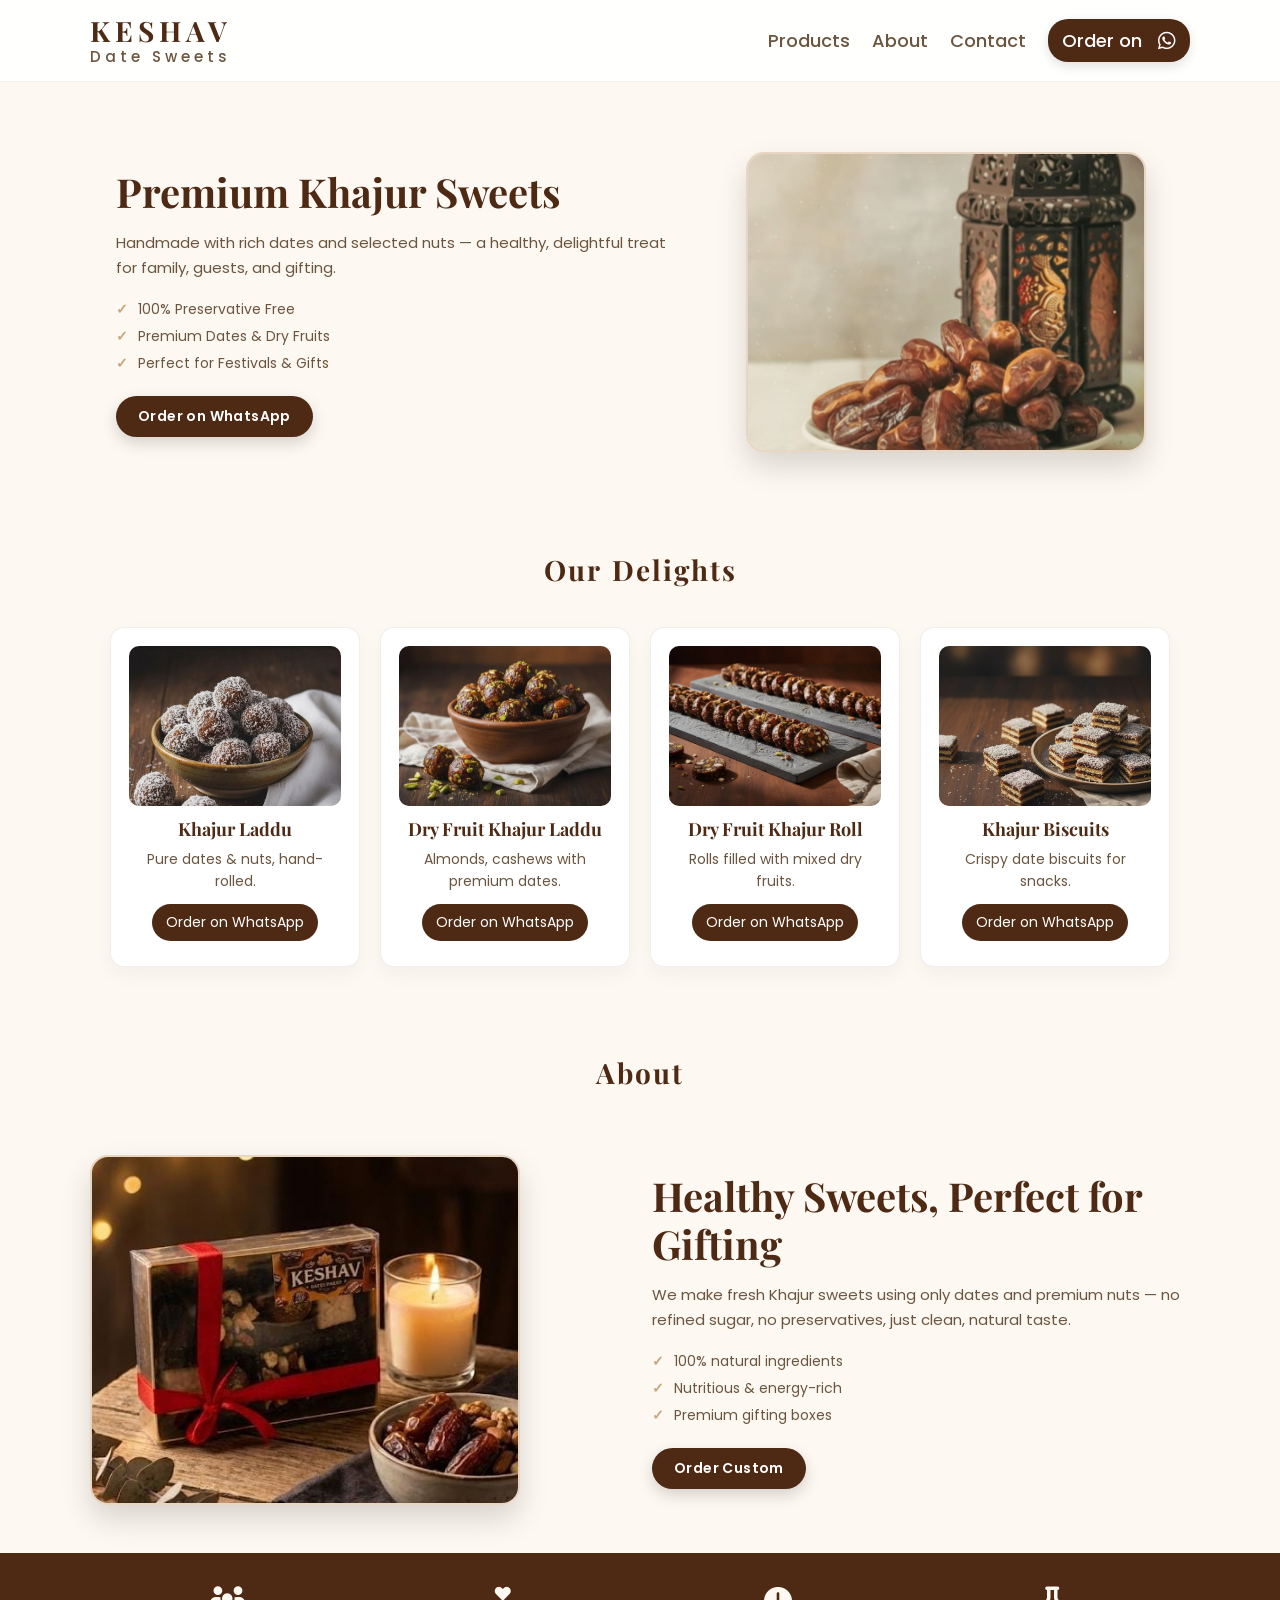
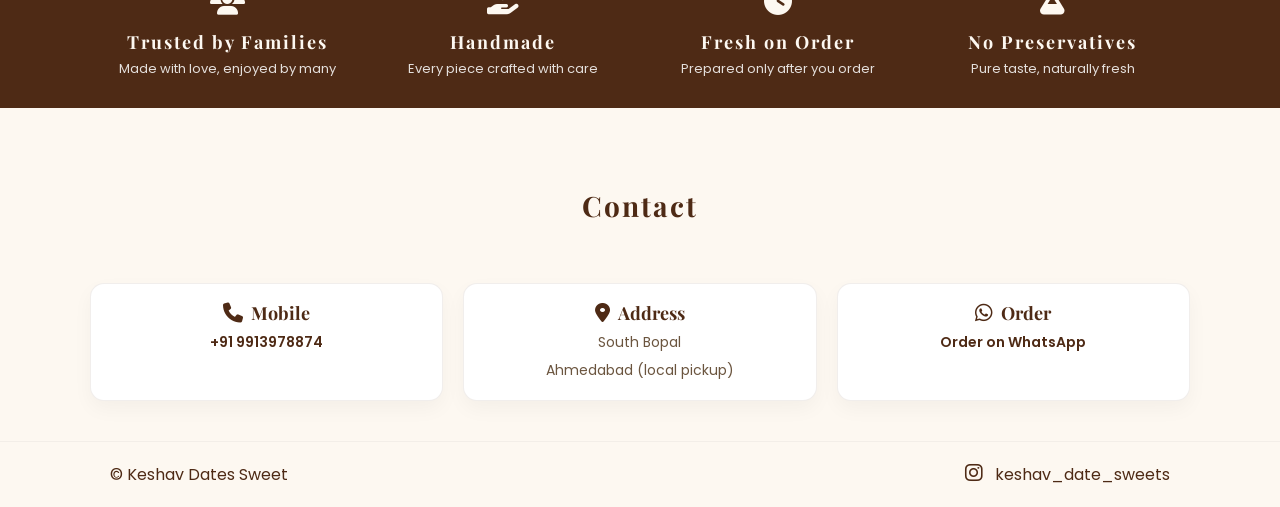
<file: index.html>
<!doctype html>
<html lang="en">

<head>
  <meta charset="utf-8" />
  <meta name="viewport" content="width=device-width,initial-scale=1" />
  <title>Keshav Dates Sweet — Premium Khajur Sweets</title>
  <link rel="stylesheet" href="style.css" />
  <link rel="stylesheet" href="https://cdnjs.cloudflare.com/ajax/libs/font-awesome/6.5.0/css/all.min.css"
    crossorigin="anonymous" referrerpolicy="no-referrer" />
  <link
    href="https://fonts.googleapis.com/css2?family=Playfair+Display:wght@400;700&family=Poppins:wght@300;400;600&display=swap"
    rel="stylesheet">
</head>

<body>
  
    <header class="nav">
      <div class="container nav-inner">
        <a href="#home" class="logo">
          <span class="main">KESHAV</span>
          <span class="sub">Date Sweets</span>
        </a>
        <nav>
          <a href="#products">Products</a>
          <a href="#about">About</a>
          <a href="#contact">Contact</a>

          <a class="wh-btn" href="https://wa.me/7984613706?text=Hi I want to order Khajur sweets" target="_blank">
            Order on &nbsp;
            <i class="fa-brands fa-whatsapp" style="font-size: 20px;"></i>
          </a>
        </nav>
      </div>
    </header>

    <main>
      <section class="hero" id="home">
        <div class="container">
          <div class="hero-inner">
            <div class="hero-content">
              <h1>Premium Khajur Sweets</h1>
              <p class="hp">Handmade with rich dates and selected nuts — a healthy, delightful treat for family, guests,
                and
                gifting.
              </p>

              <ul class="hero-points">
                <li>100% Preservative Free</li>
                <li>Premium Dates & Dry Fruits</li>
                <li>Perfect for Festivals & Gifts</li>
              </ul>

              <a class="cta" href="https://l1nk.dev/Keshavdates" target="_blank">
                Order on WhatsApp
              </a>
            </div>

            <div class="hero-right">
              <img class="hero-big-img" src="./date.jpg" alt="Premium Dates">
            </div>

          </div>
        </div>
        </div>
      </section>
    </main>

    <section id="products" class="products container">
      <h2 class="section-title">Our Delights</h2>
      <div class="grid">
        <article class="card">
          <img src="./laddu.jpg" alt="Khajur Laddu" />
          <h3>Khajur Laddu</h3>
          <p>Pure dates & nuts, hand-rolled.</p>
          <a class="order" href="https://wa.me/7984613706?text=Hi I want to order Khajur sweets" target="_blank">Order
            on
            WhatsApp</a>
        </article>

        <article class="card">
          <img src="./dryladdu.jpg" alt="Dry Fruit Khajur Laddu" />
          <h3>Dry Fruit Khajur Laddu</h3>
          <p>Almonds, cashews with premium dates.</p>
          <a class="order" href="https://wa.me/7984613706?text=Hi I want to order Khajur sweets" target="_blank">Order
            on
            WhatsApp</a>
        </article>

        <article class="card">
          <img src="./dryroll.jpg" alt="Khajur Roll" />
          <h3>Dry Fruit Khajur Roll</h3>
          <p>Rolls filled with mixed dry fruits.</p>
          <a class="order" href="https://wa.me/7984613706?text=Hi I want to order Khajur sweets" target="_blank">Order
            on
            WhatsApp</a>
        </article>

        <article class="card">
          <img src="./biscuit.jpg" alt="Khajur Biscuits" />
          <h3>Khajur Biscuits</h3>
          <p>Crispy date biscuits for snacks.</p>
          <a class="order" href="https://wa.me/7984613706?text=Hi I want to order Khajur sweets" target="_blank">Order
            on
            WhatsApp</a>
        </article>
      </div>
    </section>

    <section id="about" class="about container">
      <h2 class="section-title">About</h2>
      <div class="about-grid">
        <img src="./box.png.jpg" alt="Premium Khajur Sweets" />

        <div>
          <h2>Healthy Sweets, Perfect for Gifting</h2>

          <p>We make fresh Khajur sweets using only dates and premium nuts — no refined sugar, no preservatives, just
            clean,
            natural taste.</p>

          <ul class="hero-points">
            <li>100% natural ingredients</li>
            <li>Nutritious & energy-rich</li>
            <li>Premium gifting boxes</li>
          </ul>

          <a class="cta" href="https://wa.me/7984613706?text=Hi I want to order Khajur sweets" target="_blank">Order
            Custom</a>
        </div>
      </div>
    </section>

    <section id="whyus" class="whyus-strip">
      <div class="container">
        <div class="whyus-row">

          <div class="whyus-item">
            <div class="whyus-icon"><i class="fa-solid fa-users"></i></div>
            <h3>Trusted by Families</h3>
            <p>Made with love, enjoyed by many</p>
          </div>

          <div class="whyus-item">
            <div class="whyus-icon"><i class="fa-solid fa-hand-holding-heart"></i></div>
            <h3>Handmade</h3>
            <p>Every piece crafted with care</p>
          </div>

          <div class="whyus-item">
            <div class="whyus-icon"><i class="fa-solid fa-clock"></i></div>
            <h3>Fresh on Order</h3>
            <p>Prepared only after you order</p>
          </div>

          <div class="whyus-item">
            <div class="whyus-icon"><i class="fa-solid fa-flask"></i></div>
            <h3>No Preservatives</h3>
            <p>Pure taste, naturally fresh</p>
          </div>

        </div>
      </div>
    </section>

    <section id="contact" class="contact container">
      <h2 class="section-title">Contact</h2>

      <div class="contact-grid">

        <div class="contact-card">
          <div class="icon-line">
            <i class="fa-solid fa-phone"></i>
            <h3>Mobile</h3>
          </div>
          <p><a href="tel:+919913978874">+91 9913978874</a></p>
        </div>

        <div class="contact-card">
          <div class="icon-line">
            <i class="fa-solid fa-location-dot"></i>
            <h3>Address</h3>
          </div>
          <p>South Bopal</p>
          <p>Ahmedabad (local pickup)</p>
        </div>

        <div class="contact-card">
          <div class="icon-line">
            <i class="fa-brands fa-whatsapp"></i>
            <h3>Order</h3>
          </div>
          <p>
            <a class="wh-btn" href="https://wa.me/7984613706?text=Hi I want to order Khajur sweets"
              target="_blank">Order
              on WhatsApp</a>
          </p>
        </div>

      </div>
    </section>


    </main>

    </main>

    <footer class="footer">
      <div class="container">
        <div>© Keshav Dates Sweet</div>
        <div class="footer-right">
          <a href="https://www.instagram.com/keshav_date_sweets?igsh=MWZ6OTdlZ2d6YzVmcQ=="><i
              class="fa-brands fa-instagram" style="font-size: 20px;"></i> &nbsp; keshav_date_sweets</a>
        </div>
      </div>
    </footer>
    <script>
      window.addEventListener('scroll', () => {
        const nav = document.querySelector('.nav');
        if (window.scrollY > 10) nav.classList.add('sticky');
        else nav.classList.remove('sticky');
      });
    </script>


</body>

</html>
</file>
<file: style.css>
:root {
  --dark: #4E2A15;
  --gold: #C7A47A;
  --cream: #FDF8F1;
  --white: #ffffff;
  --muted: #6b553f;
  --maxw: 1100px;
}

* {
  box-sizing: border-box;
  margin: 0;
  padding: 0;
}

html {
  scroll-behavior: smooth;
}

body {
  font-family: 'Poppins', sans-serif;
  background: var(--cream);
  color: var(--dark);
  -webkit-font-smoothing: antialiased;
  -moz-osx-font-smoothing: grayscale;
}

img {
  max-width: 100%;
  display: block;
}

a {
  color: inherit;
  text-decoration: none;
}

.container {
  max-width: var(--maxw);
  margin: 0 auto;
  padding: 0 20px;
}

h1,
h2,
h3,
h4 {
  font-family: 'Playfair Display', serif;
  color: var(--dark);
}

h1 {
  font-size: 40px;
  line-height: 1.2;
}

h2 {
  font-size: 32px;
  line-height: 1.25;
}

h3 {
  font-size: 22px;
  line-height: 1.3;
}

p {
  font-size: 15px;
  line-height: 1.6;
  color: var(--muted);
}

nav a.wh-btn,
.cta,
.card .order {
  position: relative;
  overflow: hidden;
  cursor: pointer;
  border: none;
  outline: none;
  transition: background 0.3s ease, color 0.3s ease,
    transform 0.2s ease, box-shadow 0.3s ease;
}

nav a.wh-btn::after,
.cta::after,
.card .order::after {
  content: '';
  position: absolute;
  left: 50%;
  top: 50%;
  width: 0;
  height: 0;
  background: rgba(255, 255, 255, 0.4);
  border-radius: 50%;
  transform: translate(-50%, -50%);
  opacity: 0;
  pointer-events: none;
}

nav a.wh-btn:active::after,
.cta:active::after,
.card .order:active::after {
  width: 220%;
  height: 220%;
  opacity: 1;
  transition: width 0.4s ease, height 0.4s ease, opacity 0.4s ease;
}

nav a.wh-btn:active,
.cta:active,
.card .order:active {
  transform: scale(0.97);
}

.nav {
  position: sticky;
  top: 0;
  z-index: 50;
  background: rgba(255, 255, 255, 0.9);
  border-bottom: 1px solid rgba(0, 0, 0, 0.05);
  backdrop-filter: blur(8px);
  transition: box-shadow 0.3s ease, background 0.3s ease;
}

.nav.sticky {
  box-shadow: 0 4px 14px rgba(0, 0, 0, 0.08);
}

.nav-inner {
  display: flex;
  align-items: center;
  justify-content: space-between;
  padding: 16px 0;
}

.logo {
  display: flex;
  flex-direction: column;
  align-items: flex-start;
  line-height: 1.1;
  font-family: 'Playfair Display', serif;
  color: var(--dark);
}

.logo .main {
  font-size: 28px;
  font-weight: 700;
  letter-spacing: 5px;
  text-transform: uppercase;
}

.logo .sub {
  font-family: 'Poppins', sans-serif;
  font-size: 15px;
  font-weight: 500;
  color: var(--muted);
  letter-spacing: 4px;
  margin-top: 2px;
}

nav a {
  position: relative;
  margin-left: 18px;
  color: var(--muted);
  font-weight: 500;
  font-size: 18px;
  transition: color 0.3s ease, transform 0.25s ease;
}

nav a:hover {
  color: var(--gold);
  transform: translateY(-2px);
}

nav a::after {
  content: "";
  position: absolute;
  bottom: -4px;
  left: 0;
  width: 0%;
  height: 2px;
  background: var(--gold);
  border-radius: 2px;
  transition: width 0.3s ease;
}

nav a:hover::after {
  width: 100%;
}

nav a.active {
  color: var(--gold);
}

nav a.active::after {
  width: 100%;
}

nav a:focus {
  outline: 2px solid var(--gold);
  outline-offset: 3px;
}

nav a.wh-btn {
  background: var(--dark);
  color: var(--white);
  padding: 8px 14px;
  border-radius: 20px;
  font-weight: 500;
  box-shadow: 0 4px 12px rgba(0, 0, 0, 0.12);
  display: inline-flex;
  align-items: center;
  gap: 6px;
  transition: background 0.3s ease, color 0.3s ease, transform 0.25s ease;
}

nav a.wh-btn:hover {
  background: var(--gold);
  color: var(--dark);
  transform: translateY(-2px);
}

nav a.wh-btn::after {
  display: none;
}

nav a.wh-btn i {
  font-size: 18px;
  line-height: 1;
  vertical-align: middle;
  color: currentColor;
}

.hero {
  padding: 70px 0 60px;
  background: var(--cream);
}

.hero-inner {
  display: flex;
  align-items: center;
  justify-content: space-between;
  gap: 40px;
}

.hero-content {
  flex: 0 0 55%;
  padding: 4px 6px;
  border-radius: 16px;
}

.hero-content h1,
.about-grid h2 {
  font-size: 40px;
  line-height: 1.2;
  margin-bottom: 14px;
  transition: color 0.3s ease, transform 0.3s ease;
}

.hero-content h1:hover,
.about-grid h2:hover {
  color: var(--gold);
  transform: translateX(6px);
}

.hero-content p,
.about-grid p {
  font-size: 15px;
  line-height: 1.7;
  color: var(--muted);
  margin-bottom: 18px;
  transition: color 0.3s ease, transform 0.3s ease;
}

.hero-content p:hover,
.about-grid p:hover {
  transform: translateX(8px);
  color: var(--dark);
}

.hero-points {
  list-style: none;
  margin-bottom: 22px;
}

.hero-points li,
.bullets li {
  position: relative;
  padding-left: 22px;
  margin-bottom: 6px;
  font-size: 14px;
  color: var(--muted);
  transition: transform 0.25s ease, color 0.25s ease;
}

.hero-points li:hover,
.bullets li:hover {
  transform: translateX(6px);
  color: var(--dark);
}

.hero-points li::before,
.bullets li::before {
  content: "✓";
  position: absolute;
  left: 0;
  top: 0;
  font-size: 14px;
  color: var(--gold);
  font-weight: 700;
}

.hero-right {
  flex: 0 0 40%;
  text-align: right;
}

.hero-big-img {
  width: 400px;
  height: 300px;
  object-fit: cover;
  border-radius: 18px;
  border: 2px solid rgba(199, 164, 122, 0.4);
  box-shadow: 0 14px 30px rgba(0, 0, 0, 0.15);
  transition: transform 0.4s ease, border 0.4s ease, box-shadow 0.4s ease;
}

.hero-big-img:hover {
  transform: scale(1.06);
  border: 3px solid var(--gold);
  box-shadow: 0 22px 44px rgba(0, 0, 0, 0.28);
}

.cta {
  display: inline-flex;
  align-items: center;
  justify-content: center;
  padding: 10px 22px;
  border-radius: 999px;
  background: var(--dark);
  color: var(--white);
  font-size: 14px;
  font-weight: 600;
  letter-spacing: 0.4px;
  box-shadow: 0 6px 16px rgba(0, 0, 0, 0.16);
  transition: background 0.3s ease, transform 0.2s ease;
}

.cta:hover {
  background: var(--gold);
  color: var(--dark);
  transform: translateY(-2px);
}

.section-title {
  font-family: 'Playfair Display', sans-serif;
  font-size: 28px;
  color: var(--dark);
  text-align: center;
  letter-spacing: 2px;
  word-spacing: 2px;
  margin: 40px 0;
  position: relative;
  display: inline-block;
  left: 50%;
  transform: translateX(-50%);
}

.section-title::after {
  content: "";
  position: absolute;
  left: 50%;
  bottom: -8px;
  width: 0;
  height: 2px;
  background: var(--dark);
  transition: 0.4s ease;
  transform: translateX(-50%);
}

.section-title:hover::after {
  width: 60%;
}


.section-subtitle {
  text-align: center;
  margin-bottom: 28px;
  font-size: 14px;
  color: var(--muted);
}

.grid {
  display: grid;
  grid-template-columns: repeat(4, 1fr);
  gap: 20px;
}

.card {
  background: var(--white);
  padding: 18px;
  border-radius: 14px;
  box-shadow: 0 8px 20px rgba(0, 0, 0, 0.04);
  text-align: center;
  border: 1px solid rgba(78, 42, 21, 0.08);
  transition: 0.3s ease;
}

.card img {
  width: 100%;
  height: 160px;
  object-fit: cover;
  border-radius: 10px;
}

.card h3 {
  margin: 12px 0 6px;
  font-size: 18px;
}

.card p {
  font-size: 14px;
  margin-bottom: 12px;
}

.card .order {
  display: inline-block;
  background: var(--dark);
  color: var(--white);
  padding: 8px 14px;
  border-radius: 999px;
  text-decoration: none;
  font-size: 14px;
}

.card:hover {
  background: var(--cream);
  box-shadow: 0 12px 28px rgba(0, 0, 0, 0.08);
  transform: translateY(-4px);
}

.about {
  padding: 48px 0;
}


.about-grid {
  display: grid;
  grid-template-columns: 1fr 1fr;
  gap: 24px;
  align-items: center;
  margin: 25px 0px 0px 0px;
}

.about-grid img {
  width: 80%;
  height: 350px;
  object-fit: cover;
  border-radius: 18px;
  border: 2px solid rgba(199, 164, 122, 0.4);
  box-shadow: 0 14px 30px rgba(0, 0, 0, 0.15);
  transition: transform 0.4s ease, border 0.4s ease, box-shadow 0.4s ease;
}

.about-grid img:hover {
  transform: scale(1.06);
  border: 3px solid var(--gold);
  box-shadow: 0 22px 44px rgba(0, 0, 0, 0.28);
}

.bullets {
  margin: 12px 0 18px;
  padding-left: 0;
  color: var(--muted);
  list-style: none;
}


.contact {
  padding: 40px 0;
}

.contact-grid {
  display: grid;
  grid-template-columns: repeat(3, 1fr);
  gap: 20px;
  margin-top: 20px;
}

.contact-card {
  background: var(--white);
  padding: 18px;
  border-radius: 14px;
  box-shadow: 0 8px 20px rgba(0, 0, 0, 0.04);
  border: 1px solid rgba(78, 42, 21, 0.08);
  text-align: center;
  transition: 0.3s ease;
}

.contact-card:hover {
  background: var(--cream);
  box-shadow: 0 12px 28px rgba(0, 0, 0, 0.08);
  transform: translateY(-4px);
}

.icon-line {
  display: flex;
  align-items: center;
  justify-content: center;
  gap: 8px;
  margin-bottom: 6px;
}

.icon-line i {
  font-size: 20px;
  color: var(--dark);
}

.icon-line h3 {
  margin: 0;
  font-size: 18px;
  font-weight: 700;
  color: var(--dark);
}

.contact-card p {
  margin-top: 6px;
  font-size: 14px;
  color: var(--muted);
}

.contact-card a {
  color: var(--dark);
  font-size: 14px;
  font-weight: 600;
  text-decoration: none;
}

.contact-card a:hover {
  color: var(--gold);
}


.footer {
  padding: 20px 0;
  background: transparent;
  border-top: 1px solid rgba(0, 0, 0, 0.04);
}

.footer .container {
  display: flex;
  justify-content: space-between;
  align-items: center;
}

.footer p {
  font-size: 13px;
}

@media (max-width: 980px) {
  .hero-grid {
    grid-template-columns: 1fr;
    text-align: center;
    gap: 24px;
  }

  .hero-center {
    margin: 0 auto;
    text-align: center;
  }

  .hero-right img.big {
    width: 320px;
    height: 230px;
  }

  .grid {
    grid-template-columns: repeat(2, 1fr);
  }

  .about-grid {
    grid-template-columns: 1fr;
  }
}

@media (max-width: 520px) {
  .grid {
    grid-template-columns: 1fr;
  }

  nav a {
    display: none;
  }

  .nav-inner nav .wh-btn {
    display: inline-flex;
  }

  .hero {
    padding: 36px 0 28px;
  }

  h1 {
    font-size: 32px;
  }
}


.whyus-strip {
  background: var(--dark);
  padding: 28px 0;
  color: var(--cream);
}

.whyus-row {
  display: flex;
  justify-content: space-between;
  align-items: center;
  gap: 40px;
}

.whyus-item {
  flex: 1;
  text-align: center;
  transition: transform 0.3s ease, color 0.3s ease;
  cursor: pointer;
}

.whyus-item:hover {
  transform: translateY(-6px);
}

.whyus-item:hover .whyus-icon i {
  transform: scale(1.15);
}

.whyus-icon i {
  color: var(--cream);
  transition: color 0.3s ease, transform 0.3s ease;
}

.whyus-icon {
  width: 52px;
  height: 40px;
  display: flex;
  align-items: center;
  justify-content: center;
  font-size: 28px;
  margin: 0 auto 10px;
}

.whyus-item h3 {
  font-size: 18px;
  font-weight: 700;
  letter-spacing: 2px;
  color: var(--cream);
  margin-bottom: 4px;
  transition: color 0.3s ease;
}

.whyus-item p {
  font-size: 13px;
  color: rgba(255, 255, 255, 0.85);
  margin: 0;
  transition: color 0.3s ease;
}


/* ---------------------------------------
   RESPONSIVE DESIGN
-----------------------------------------*/

/* ======= Tablet (max-width: 980px) ======= */
@media (max-width: 980px) {
  
  /* NAV */
  nav a {
    font-size: 16px;
    margin-left: 12px;
  }

  .logo .main {
    font-size: 24px;
  }

  /* HERO */
  .hero-inner {
    flex-direction: column;
    /* text-align: center; */
  }

  .hero-content {
    flex: 0 0 100%;
    padding: 0;
  }

  .hero-right {
    flex: 0 0 100%;
    text-align: center;
  }

  .hero-big-img {
    width: 85%;
    height: auto;
  }

  /* PRODUCT GRID */
  .grid {
    grid-template-columns: repeat(2, 1fr);
  }

  /* ABOUT */
  .about-grid {
    grid-template-columns: 1fr;
    /* text-align: center; */
  }
  .about-grid-header{
    grid-template-columns: 1fr;
    text-align: center;
  }

  .about-grid img {
    width: 60%;
    margin: 0 auto;
  }

  /* WHY US */
  .whyus-row {
    flex-wrap: wrap;
    gap: 25px;
  }

  .whyus-item {
    flex: 1 1 45%;
  }

  /* CONTACT */
  .contact-grid {
    grid-template-columns: repeat(2, 1fr);
  }
}


/* ======= Mobile (max-width: 600px) ======= */
@media (max-width: 600px) {

  /* NAVIGATION - Hide menu, keep WhatsApp button */
  nav a {
    display: none; 
  }

  nav .wh-btn {
    display: inline-flex !important;
  }

  .nav-inner {
    padding: 12px 0;
  }

  /* HERO */
  h1 {
    font-size: 28px;
  }

  .hero {
    padding: 30px 0 18px;
  }

  .hero-big-img {
    width: 100%;
    height: auto;
    border-radius: 14px;
  }

  /* PRODUCT GRID */
  .grid {
    grid-template-columns: 1fr;
  }

  .card img {
    height: 180px;
  }

  /* ABOUT */
  .about-grid img {
    width: 100%;
    height: 260px;
  }

  .about-grid h2 {
    font-size: 26px;
  }

  /* WHY US */
  .whyus-row {
    flex-direction: column;
  }

  .whyus-item {
    width: 100%;
  }

  /* CONTACT */
  .contact-grid {
    grid-template-columns: 1fr;
  }

  /* FOOTER */
  .footer .container {
    flex-direction: column;
    text-align: center;
    gap: 8px;
  }

  .hero-points li,
  .bullets li {
    padding-left: 16px;   /* reduce space */
    font-size: 13px;      /* optional: smaller font */
  }

  .hero-points li::before,
  .bullets li::before {
    font-size: 12px;      /* adjust tick size */
    left: 0;              /* keep tick close */
  }
}


/* ======= Extra Small Devices (max-width: 400px) ======= */
@media (max-width: 400px) {

  .logo .main {
    font-size: 20px;
  }

  .logo .sub {
    font-size: 12px;
  }

  h1 {
    font-size: 24px;
  }

  .cta {
    padding: 8px 16px;
    font-size: 13px;
  }

  .card img {
    height: 150px;
  }

  .section-title {
    font-size: 22px;
  }

  .hero-points li,
  .bullets li {
    padding-left: 16px;   /* reduce space */
    font-size: 13px;      /* optional: smaller font */
  }

  .hero-points li::before,
  .bullets li::before {
    font-size: 12px;      /* adjust tick size */
    left: 0;              /* keep tick close */
  }
}
</file>
